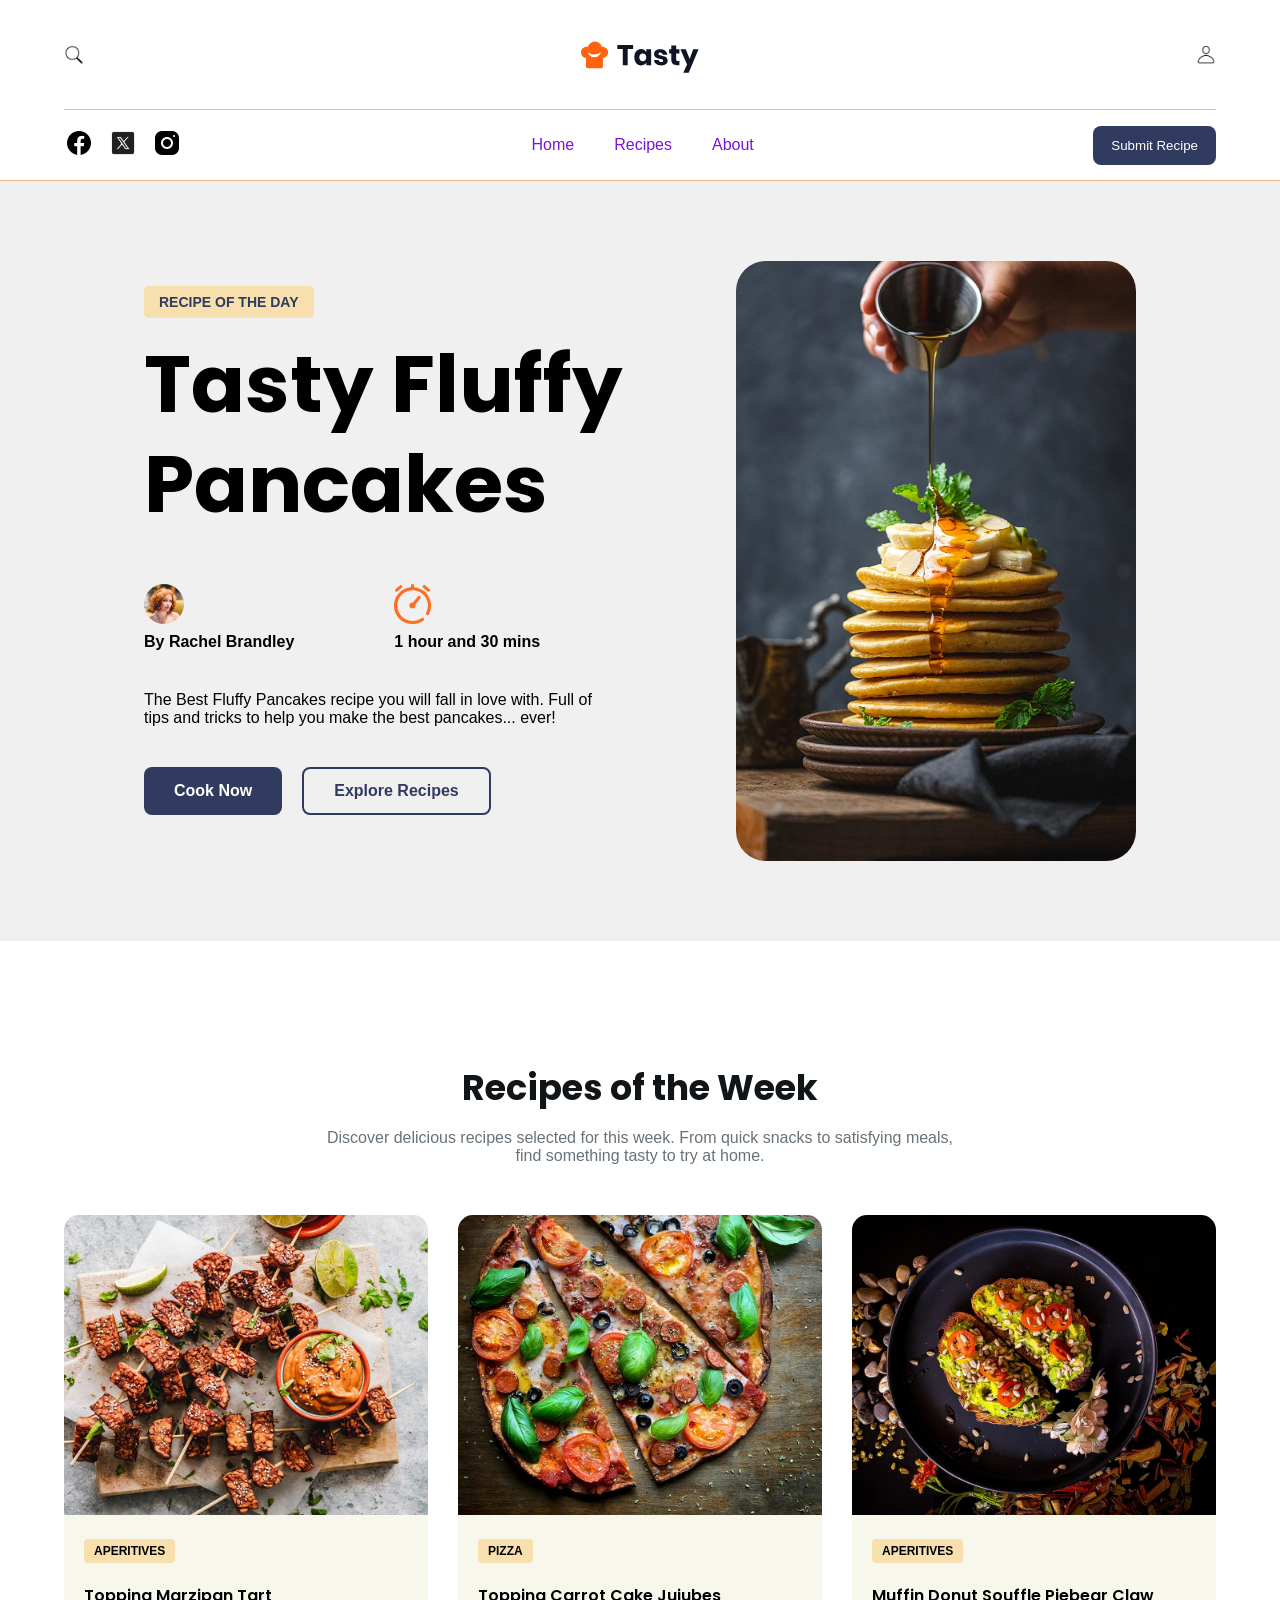
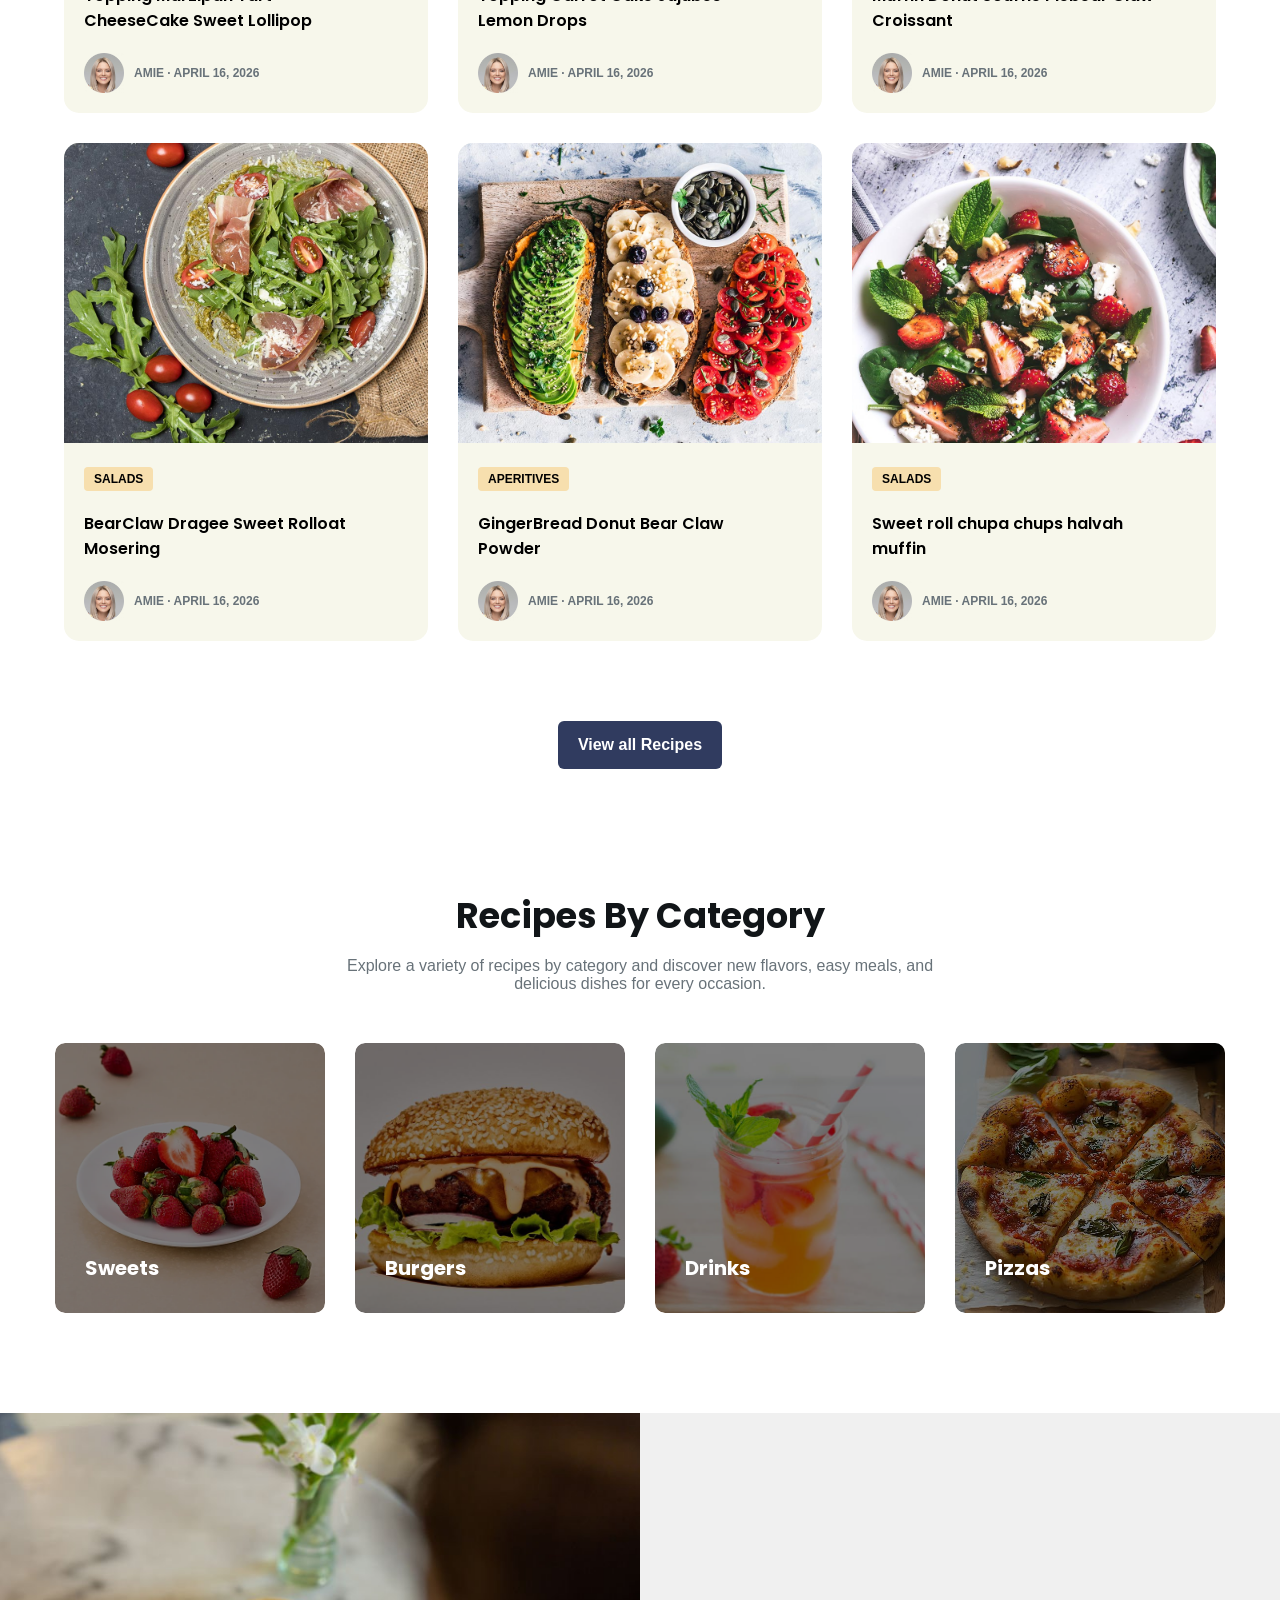
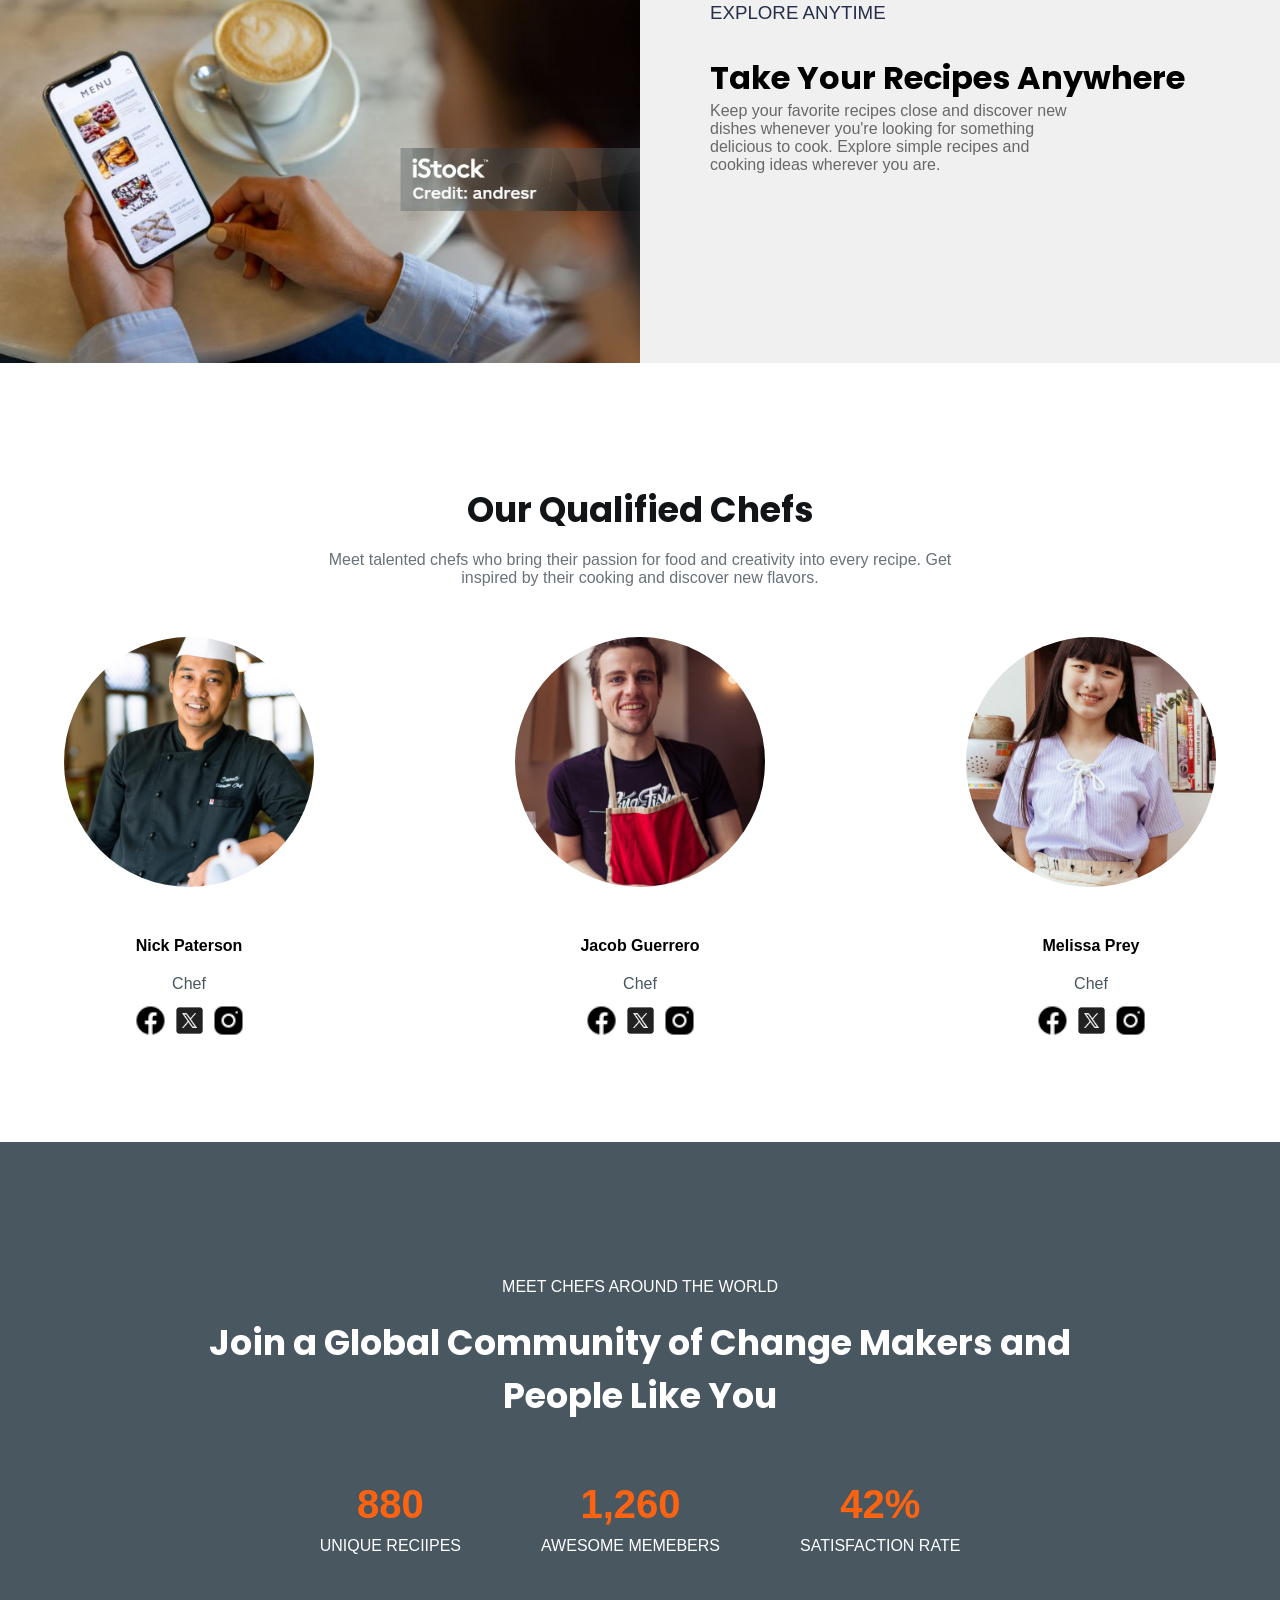
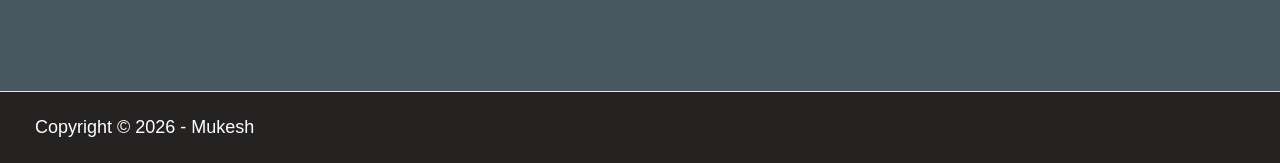
<file: index.html>
<!DOCTYPE html>
<html lang="en">

<head>
    <meta charset="UTF-8">
    <meta name="viewport" content="width=device-width, initial-scale=1.0">
    <title>Tasty</title>
    <link rel="stylesheet" href="style.css">
    <link
        href="https://fonts.googleapis.com/css2?family=Big+Shoulders:opsz,wght@10..72,100..900&family=Epunda+Slab:ital,wght@0,300..900;1,300..900&family=Figtree:ital,wght@0,300..900;1,300..900&family=Fraunces:ital,opsz,wght@0,9..144,100..900;1,9..144,100..900&family=Hanken+Grotesk:ital,wght@0,100..900;1,100..900&family=Inter:ital,opsz,wght@0,14..32,100..900;1,14..32,100..900&family=Lexend+Deca:wght@100..900&family=Miniver&family=Montserrat:ital,wght@0,100..900;1,100..900&family=Outfit:wght@100..900&family=Poppins:ital,wght@0,400;0,500;0,600;0,700;1,400&family=Roboto:ital,wght@0,100..900;1,100..900&display=swap"
        rel="stylesheet">
</head>

<body>
    <header class="heading" id="intro">
        <div class="title">
            <img src="images/icons8-search-50.png" class="search" alt="">
            <img src="images/logo.svg" style="height: 40px;" alt="">
            <img src="images/icons8-person-48.png" class="person" alt="">

            <div class="hamburger">
                <span></span>
                <span></span>
                <span></span>
            </div>
        </div>
    </header>

    <nav class="nav">

        <div class="nav-heading">
            <div class="navbar">
                <img src="images/icons8-facebook-30.png" alt="" class="app">
                <img src="images/icons8-twitter-48.png" alt="" class="app">
                <img src="images/icons8-insta-30.png" alt="" class="app">
            </div>
            <div class="list">
                <div class="close-btn">&times;</div>

                <div class="overlay-brand">
                    <img src="images/logo.svg" alt="">
                    <p>The Best Fluffy Pencakes recipe you will fall in love with...</p>
                </div>

                <ul>
                    <a href="#index.html">
                        <li>Home</li>
                    </a>
                    <a href="recipe.html">
                        <li>Recipes</li>
                    </a>
                    <a href="about.html">
                        <li>About</li>
                    </a>
                </ul>
                <div class="overlay-social">
                    <img src="images/icons8-facebook-30.png" alt="">
                    <img src="images/icons8-twitter-48.png" alt="">
                    <img src="images/icons8-insta-30.png" alt="">
                </div>
            </div>
            <div class="button">
                <button class="submit-recipe-btn">Submit Recipe</button>
            </div>
        </div>
    </nav>

    <main class="hero">

        <div class="main">
            <div class="text-container">

                <span class="recipe-day">RECIPE OF THE DAY</span>
                <h1>Tasty Fluffy Pancakes</h1>

                <div class="made-by">
                    <div class="author-container">
                        <img src="images/author.png" class="author" style="height: 40px;" alt="">
                        <p>By Rachel Brandley</p>
                    </div>

                    <div class="timer-container">
                        <img src="images/timer.svg" class="timer" style="height: 40px;" alt="">
                        <p>1 hour and 30 mins</p>
                    </div>
                </div>

                <p class="description">The Best Fluffy Pancakes recipe you will fall in love with. Full of tips and
                    tricks to help you make the best pancakes... ever!</p>

                <div class="buttons">
                    <a href="recipe.html"><button class="cook-now">Cook Now</button></a>
                    <a href="recipe.html"><button class="explore-recipes">Explore Recipes</button></a>
                </div>

            </div>

            <div class="image-container">
                <div class="pancake-img">
                    <img src="images/pancake.jpeg" class="pancake" alt="">
                </div>
            </div>
        </div>
    </main>

    <main class="food-gallery">
        <div class="heading-gallery">
            <h1>Recipes of the Week</h1>
            <p>Discover delicious recipes selected for this week. From quick snacks to satisfying meals, find something tasty to try at home.</p>
        </div>

        <div class="grid">
            <div class="grid-gallery">

                <div class="card">
                    <img class="food" src="images/lolipop.jpg" alt="">
                    <a href=""><button class="item">APERITIVES</button></a>
                    <h3>Topping Marzipan Tart CheeseCake Sweet Lollipop</h3>
                    <div class="chef-info">
                        <img class="chef" src="images/amie.png" alt="">
                        <span>AMIE · APRIL 16, 2026</span>
                    </div>
                </div>

                <div class="card">
                    <img class="food" src="images/pizza.jpg" alt="">
                    <a href=""><button class="item">PIZZA</button></a>
                    <h3>Topping Carrot Cake Jujubes Lemon Drops</h3>
                    <div class="chef-info">
                        <img class="chef" src="images/amie.png" alt="">
                        <span>AMIE · APRIL 16, 2026</span>
                    </div>
                </div>

                <div class="card">
                    <img class="food" src="images/donut.jpg" alt="">
                    <a href=""><button class="item">APERITIVES</button></a>
                    <h3>Muffin Donut Souffle Piebear Claw Croissant</h3>
                    <div class="chef-info">
                        <img class="chef" src="images/amie.png" alt="">
                        <span>AMIE · APRIL 16, 2026</span>
                    </div>
                </div>

                <div class="card">
                    <img class="food" src="images/salad.jpg" alt="">
                    <a href=""><button class="item">SALADS</button></a>
                    <h3>BearClaw Dragee Sweet Rolloat Mosering</h3>
                    <div class="chef-info">
                        <img class="chef" src="images/amie.png" alt="">
                        <span>AMIE · APRIL 16, 2026</span>
                    </div>
                </div>

                <div class="card">
                    <img class="food" src="images/bread.jpg" alt="">
                    <a href=""><button class="item">APERITIVES</button></a>
                    <h3>GingerBread Donut Bear Claw Powder</h3>
                    <div class="chef-info">
                        <img class="chef" src="images/amie.png" alt="">
                        <span>AMIE · APRIL 16, 2026</span>
                    </div>
                </div>

                <div class="card">
                    <img class="food" src="images/salad2.jpg" alt="">
                    <a href=""><button class="item">SALADS</button></a>
                    <h3>Sweet roll chupa chups halvah muffin</h3>
                    <div class="chef-info">
                        <img class="chef" src="images/amie.png" alt="">
                        <span>AMIE · APRIL 16, 2026</span>
                    </div>
                </div>

            </div>
        </div>

        <a href="recipe.html"><button class="view-recipes">View all Recipes</button></a>
    </main>

    <main class="food-category">
        <div class="heading-gallery">
            <h1>Recipes By Category</h1>
            <p>Explore a variety of recipes by category and discover new flavors, easy meals, and delicious dishes for every occasion.</p>
        </div>

        <div class="flex-category">
            <div class="category-card">
                <img class="food" src="images/strawberry.webp" alt="">
                <div class="overlay"></div>
                <h2>Sweets</h2>
            </div>
            <div class="category-card">
                <img class="food" src="images/burger.jpg" alt="">
                <div class="overlay"></div>
                <h2>Burgers</h2>
            </div>
            <div class="category-card">
                <img class="food" src="images/drink.jpg" alt="">
                <div class="overlay"></div>
                <h2>Drinks</h2>
            </div>
            <div class="category-card">
                <img class="food" src="images/margherita.jpg" alt="">
                <div class="overlay"></div>
                <h2>Pizzas</h2>
            </div>
        </div>
    </main>

    <main class="app-container" id="appFeature">
        <div class="image">
            <img src="images/istockphoto-1445890778-1024x1024.jpg" alt="" class="phone">
        </div>

        <div class="content">
            <h3>EXPLORE ANYTIME</h3>
            <h1>Take Your Recipes Anywhere</h1>
            <p>Keep your favorite recipes close and discover new dishes whenever you're looking for something delicious to cook. Explore simple recipes and cooking ideas wherever you are.</p>
        </div>
    </main>

    <main id="chef" class="our-chef-section">
        <div class="heading-gallery">
            <h1>Our Qualified Chefs</h1>
            <p>Meet talented chefs who bring their passion for food and creativity into every recipe. Get inspired by their cooking and discover new flavors.</p>
        </div>

        <div class="staff">
            <div class="our-chef">
                <img class="chefs" src="images/chef 1.jpg" alt="">
                <h3>Nick Paterson</h3>
                <span>Chef</span>
                <div class="social-media">
                    <img src="images/icons8-facebook-30.png" alt="">
                    <img src="images/icons8-twitter-48.png" alt="">
                    <img src="images/icons8-insta-30.png" alt="">
                </div>
            </div>

            <div class="our-chef">
                <img class="chefs" src="images/chef 2.jpg" alt="">
                <h3>Jacob Guerrero</h3>
                <span>Chef</span>
                <div class="social-media">
                    <img src="images/icons8-facebook-30.png" alt="">
                    <img src="images/icons8-twitter-48.png" alt="">
                    <img src="images/icons8-insta-30.png" alt="">
                </div>
            </div>

            <div class="our-chef">
                <img class="chefs" src="images/chef 3.jpg" alt="">
                <h3>Melissa Prey</h3>
                <span>Chef</span>
                <div class="social-media">
                    <img src="images/icons8-facebook-30.png" alt="">
                    <img src="images/icons8-twitter-48.png" alt="">
                    <img src="images/icons8-insta-30.png" alt="">
                </div>
            </div>
        </div>
    </main>

    <main class="community-section">
        <div class="chef-community">
            <span>MEET CHEFS AROUND THE WORLD</span>
            <h2>Join a Global Community of Change Makers and People Like You</h2>
        </div>

        <div class="count-chef">

            <div class="numbers">
                <p>2,000</p>
                <span>UNIQUE RECIIPES</span>
            </div>
            <div class="numbers">
                <p>3,000</p>
                <span>AWESOME MEMEBERS</span>
            </div>
            <div class="numbers">
                <p>100%</p>
                <span>SATISFACTION RATE</span>
            </div>

        </div>
    </main>

    <div class="copyright">
        <p>Copyright &copy; 2026 - Mukesh</p>
    </div>

    <script src="script.js"></script>
</body>

</html>
</file>
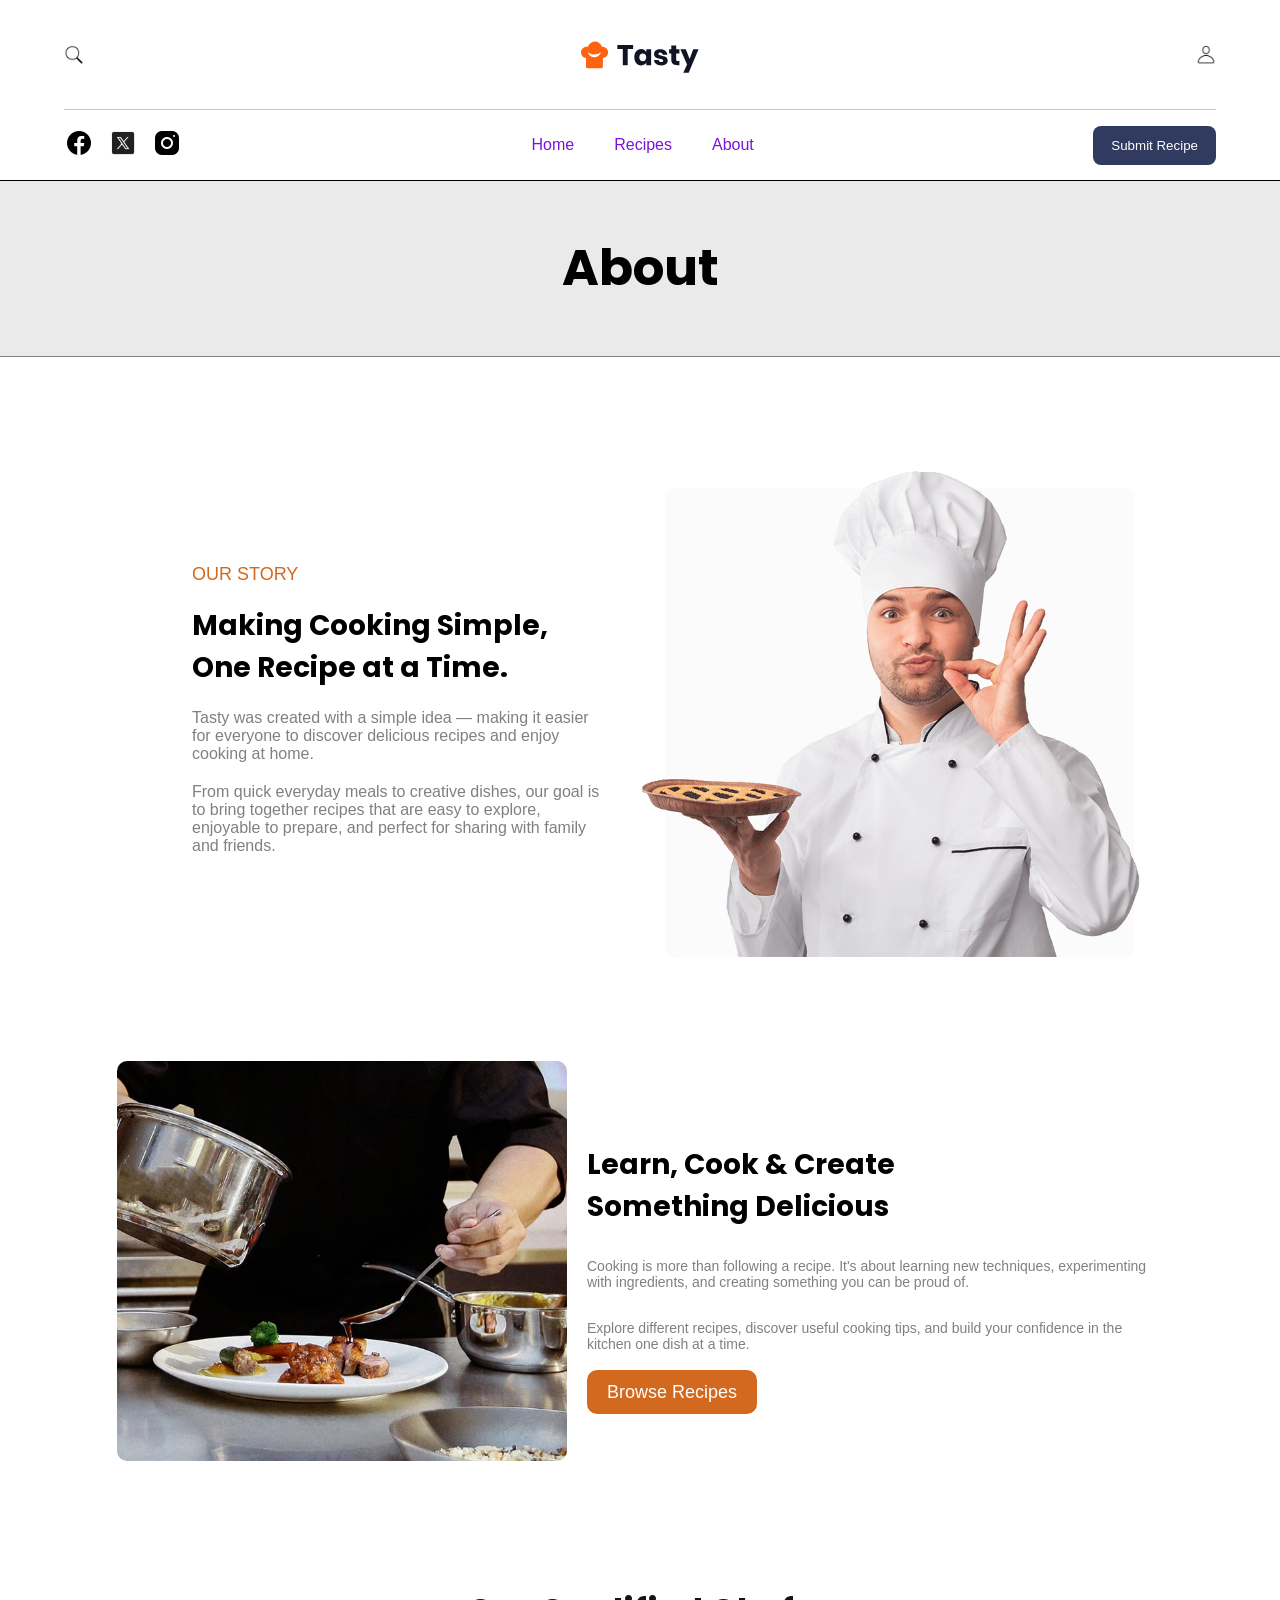
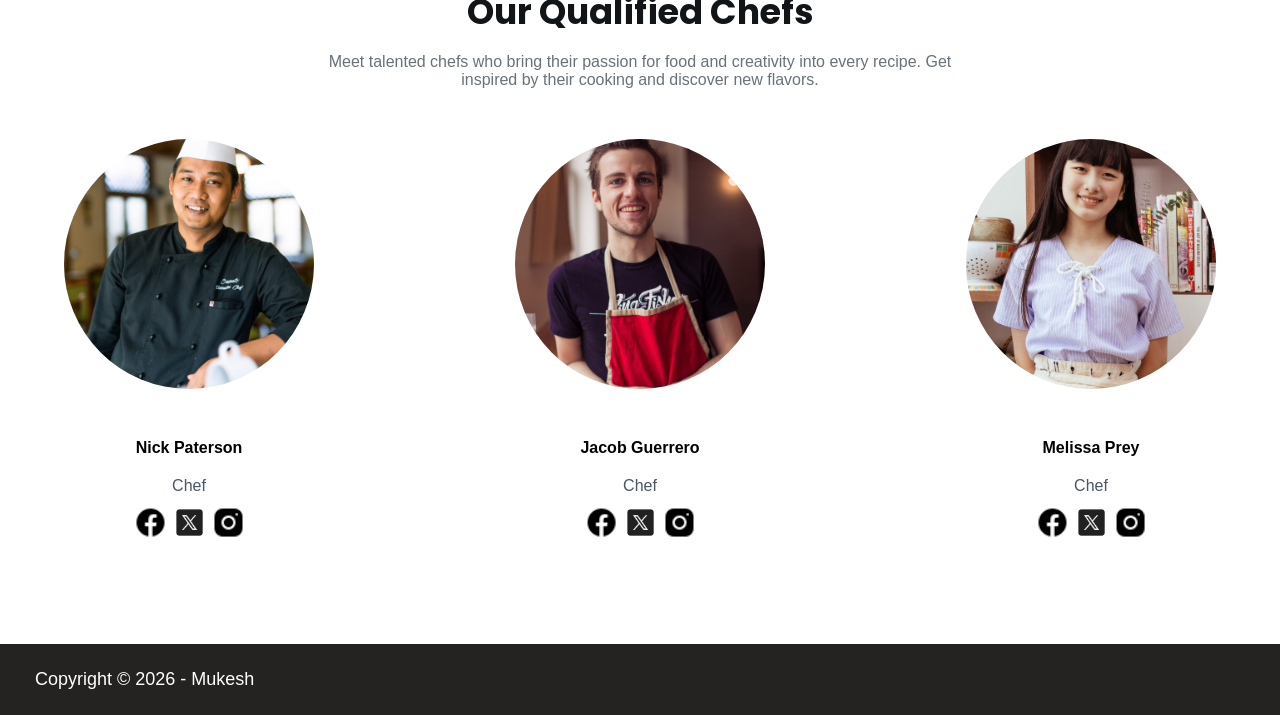
<file: about.html>
<!DOCTYPE html>
<html lang="en">

<head>
    <meta charset="UTF-8">
    <meta name="viewport" content="width=device-width, initial-scale=1.0">
    <title>ABOUT US</title>
    <link
        href="https://fonts.googleapis.com/css2?family=Big+Shoulders:opsz,wght@10..72,100..900&family=Epunda+Slab:ital,wght@0,300..900;1,300..900&family=Figtree:ital,wght@0,300..900;1,300..900&family=Fraunces:ital,opsz,wght@0,9..144,100..900;1,9..144,100..900&family=Hanken+Grotesk:ital,wght@0,100..900;1,100..900&family=Inter:ital,opsz,wght@0,14..32,100..900;1,14..32,100..900&family=Lexend+Deca:wght@100..900&family=Miniver&family=Montserrat:ital,wght@0,100..900;1,100..900&family=Outfit:wght@100..900&family=Poppins:ital,wght@0,400;0,500;0,600;0,700;1,400&family=Roboto:ital,wght@0,100..900;1,100..900&display=swap"
        rel="stylesheet">
    <link rel="stylesheet" href="style.css">
    <link rel="stylesheet" href="about.css">
</head>

<body>
    <header class="heading">
        <div class="title">
            <img src="images/icons8-search-50.png" class="search" alt="">
            <img src="images/logo.svg" style="height: 40px;" alt="">
            <img src="images/icons8-person-48.png" class="person" alt="">

            <div class="hamburger">
                <span></span>
                <span></span>
                <span></span>
            </div>
        </div>
    </header>

    <nav class="nav">

        <div class="nav-heading">
            <div class="navbar">
                <img src="images/icons8-facebook-30.png" alt="" class="app">
                <img src="images/icons8-twitter-48.png" alt="" class="app">
                <img src="images/icons8-insta-30.png" alt="" class="app">
            </div>
            <div class="list">
                <div class="close-btn">&times;</div>

                <div class="overlay-brand">
                    <img src="images/logo.svg" alt="">
                    <p>The Best Fluffy Pencakes recipe you will fall in love with...</p>
                </div>

                <ul>
                    <a href="index.html">
                        <li>Home</li>
                    </a>
                    <a href="recipe.html">
                        <li>Recipes</li>
                    </a>
                    <a href="about.html">
                        <li>About</li>
                    </a>
                </ul>
                <div class="overlay-social">
                    <img src="images/icons8-facebook-30.png" alt="">
                    <img src="images/icons8-twitter-48.png" alt="">
                    <img src="images/icons8-insta-30.png" alt="">
                </div>
            </div>
            <div class="button">
                <button class="submit-recipe-btn">Submit Recipe</button>
            </div>
        </div>
    </nav>

    <div class="heading2">
        <h1>About</h1>
    </div>

    <main class="container-one">
        <div class="flex-one">
            <div class="left-section">
                <span>OUR STORY</span>
                <h2>Making Cooking Simple, One Recipe at a Time.</h2>
                <p>Tasty was created with a simple idea — making it easier for everyone to discover delicious recipes and enjoy cooking at home.</p>
                <p>From quick everyday meals to creative dishes, our goal is to bring together recipes that are easy to explore, enjoyable to prepare, and perfect for sharing with family and friends.</p>
            </div>
            <div class="right-section">
                <div class="chef-image">
                    <img src="images/chef-big.png" alt="">
                </div>
            </div>
        </div>
    </main>

    <main class="container-two">
        <div class="flex-two">
            <div class="left-section">
                <div class="chef-video">
                    <img src="images/video-cover@2x.jpg" alt="">
                </div>
            </div>
            <div class="right-section">
                <h2>Learn, Cook & Create Something Delicious</h2>
                <p>Cooking is more than following a recipe. It's about learning new techniques, experimenting with ingredients, and creating something you can be proud of.</p>
                <p>Explore different recipes, discover useful cooking tips, and build your confidence in the kitchen one dish at a time.</p>
                <span>Browse Recipes</span>
            </div>
        </div>
    </main>

     <main id="chef" class="our-chef-section">
        <div class="heading-gallery">
            <h1>Our Qualified Chefs</h1>
            <p>Meet talented chefs who bring their passion for food and creativity into every recipe. Get inspired by their cooking and discover new flavors.</p>
        </div>

        <div class="staff">
            <div class="our-chef">
                <img class="chefs" src="images/chef 1.jpg" alt="">
                <h3>Nick Paterson</h3>
                <span>Chef</span>
                <div class="social-media">
                    <img src="images/icons8-facebook-30.png" alt="">
                    <img src="images/icons8-twitter-48.png" alt="">
                    <img src="images/icons8-insta-30.png" alt="">
                </div>
            </div>

            <div class="our-chef">
                <img class="chefs" src="images/chef 2.jpg" alt="">
                <h3>Jacob Guerrero</h3>
                <span>Chef</span>
                <div class="social-media">
                    <img src="images/icons8-facebook-30.png" alt="">
                    <img src="images/icons8-twitter-48.png" alt="">
                    <img src="images/icons8-insta-30.png" alt="">
                </div>
            </div>

            <div class="our-chef">
                <img class="chefs" src="images/chef 3.jpg" alt="">
                <h3>Melissa Prey</h3>
                <span>Chef</span>
                <div class="social-media">
                    <img src="images/icons8-facebook-30.png" alt="">
                    <img src="images/icons8-twitter-48.png" alt="">
                    <img src="images/icons8-insta-30.png" alt="">
                </div>
            </div>
        </div>
    </main>

    <div class="copyright">
        <p>Copyright &copy; 2026 - Mukesh</p>
    </div>

    <script>
        const scrollDown = document.querySelector('.nav');

        window.addEventListener('scroll', () => {
            if (scrollY >= 110) {
                scrollDown.classList.add('scrolled');
            } else {
                scrollDown.classList.remove('scrolled');
            }
        });

        const hamburger = document.querySelector('.hamburger');
        const list = document.querySelector('.list');
        const closeBtn = document.querySelector('.close-btn');

        hamburger.addEventListener('click', () => {
            list.classList.add('show');
            document.body.style.overflow = 'hidden';
        })

        closeBtn.addEventListener('click', () => {
            list.classList.remove('show');
            document.body.style.overflow = 'auto';
        })
    </script>
</body>

</html>
</file>
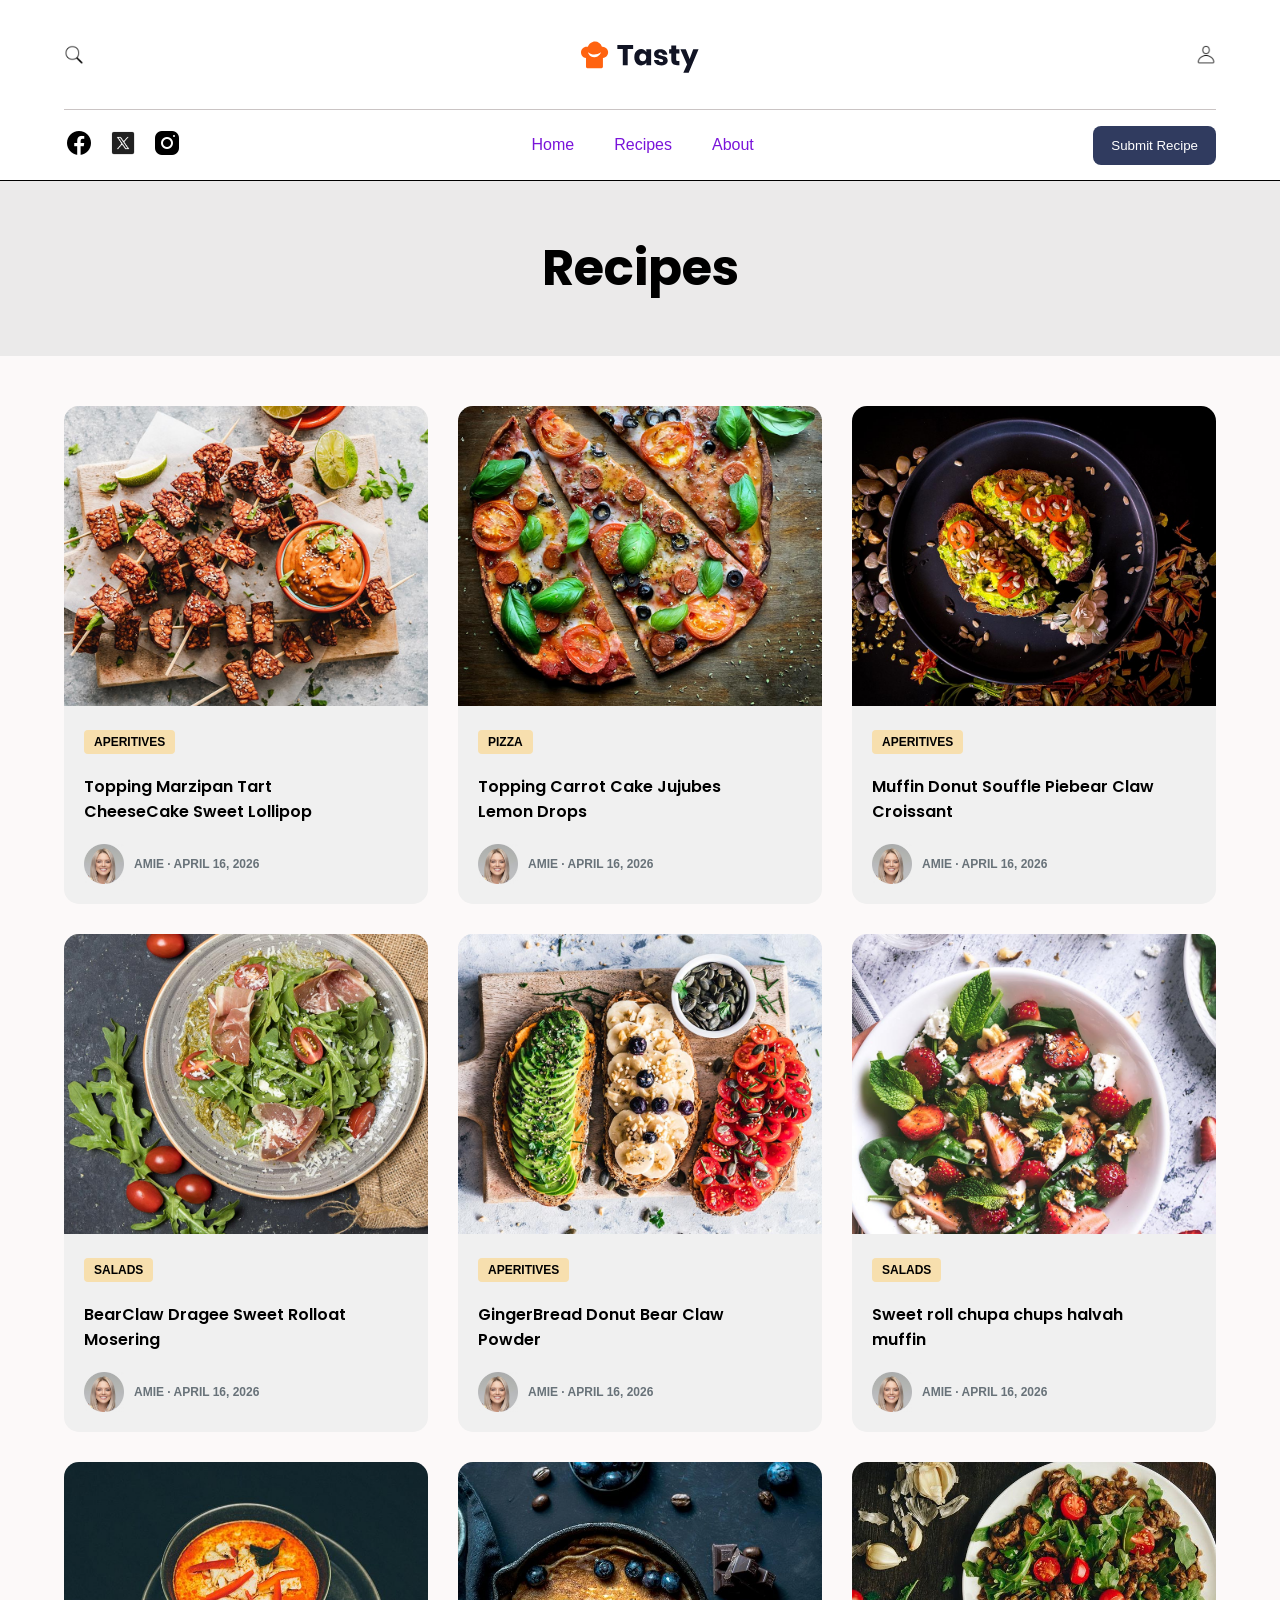
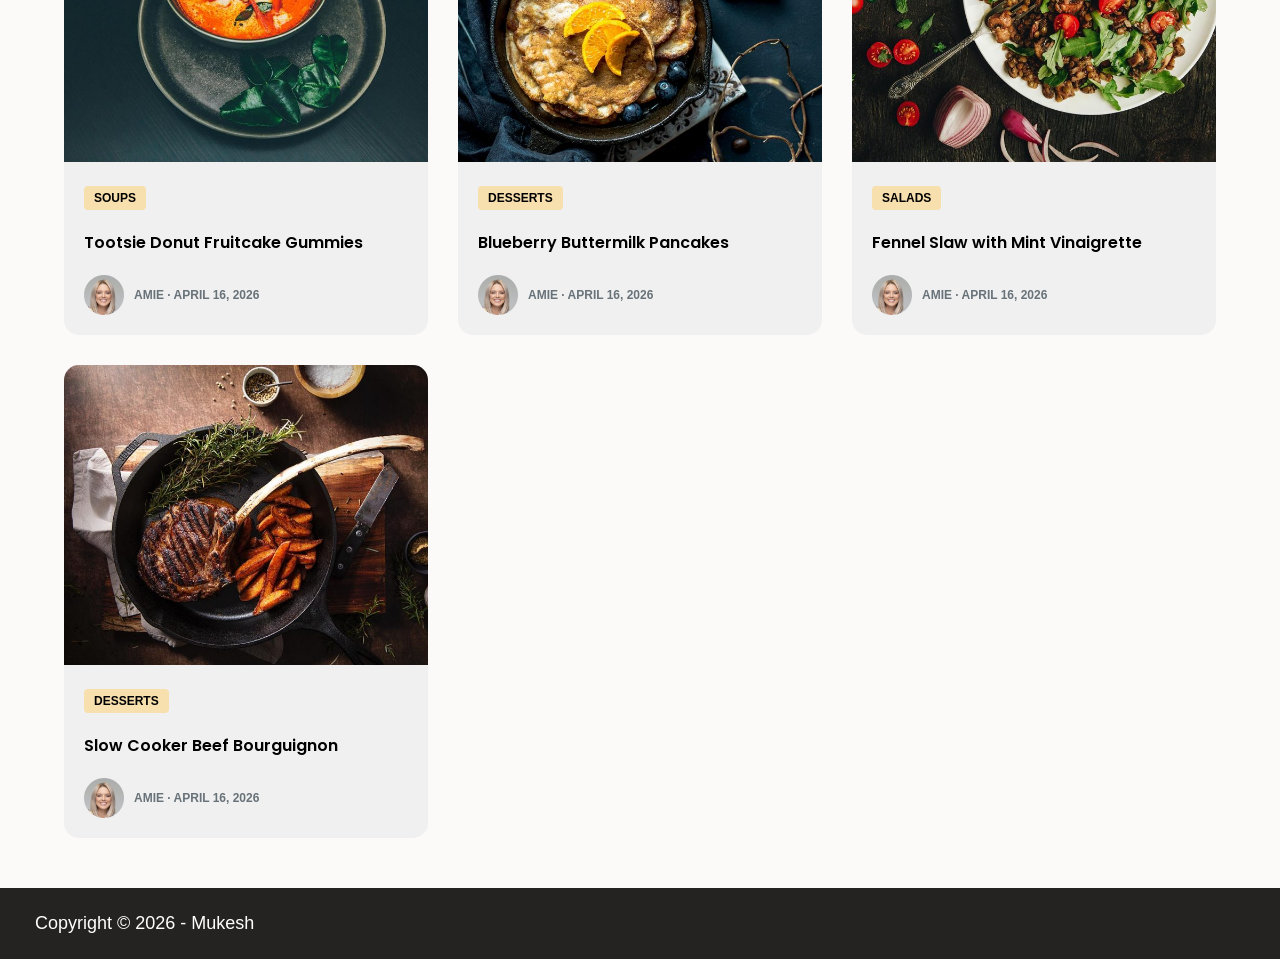
<file: recipe.html>
<!DOCTYPE html>
<html lang="en">

<head>
    <meta charset="UTF-8">
    <meta name="viewport" content="width=device-width, initial-scale=1.0">
    <title>RECIPES</title>
    <link
        href="https://fonts.googleapis.com/css2?family=Big+Shoulders:opsz,wght@10..72,100..900&family=Epunda+Slab:ital,wght@0,300..900;1,300..900&family=Figtree:ital,wght@0,300..900;1,300..900&family=Fraunces:ital,opsz,wght@0,9..144,100..900;1,9..144,100..900&family=Hanken+Grotesk:ital,wght@0,100..900;1,100..900&family=Inter:ital,opsz,wght@0,14..32,100..900;1,14..32,100..900&family=Lexend+Deca:wght@100..900&family=Miniver&family=Montserrat:ital,wght@0,100..900;1,100..900&family=Outfit:wght@100..900&family=Poppins:ital,wght@0,400;0,500;0,600;0,700;1,400&family=Roboto:ital,wght@0,100..900;1,100..900&display=swap"
        rel="stylesheet">
    <link rel="stylesheet" href="style.css">
    <link rel="stylesheet" href="recipe.css">
</head>

<body>
    <header class="heading">
        <div class="title">
            <img src="images/icons8-search-50.png" class="search" alt="">
            <img src="images/logo.svg" style="height: 40px;" alt="">
            <img src="images/icons8-person-48.png" class="person" alt="">

            <div class="hamburger">
                <span></span>
                <span></span>
                <span></span>
            </div>
        </div>
    </header>

    <nav class="nav">

        <div class="nav-heading">
            <div class="navbar">
                <img src="images/icons8-facebook-30.png" alt="" class="app">
                <img src="images/icons8-twitter-48.png" alt="" class="app">
                <img src="images/icons8-insta-30.png" alt="" class="app">
            </div>
            <div class="list">
                <div class="close-btn">&times;</div>

                <div class="overlay-brand">
                    <img src="images/logo.svg" alt="">
                    <p>The Best Fluffy Pencakes recipe you will fall in love with...</p>
                </div>

                <ul>
                    <a href="index.html">
                        <li>Home</li>
                    </a>
                    <a href="recipe.html">
                        <li>Recipes</li>
                    </a>
                    <a href="about.html">
                        <li>About</li>
                    </a>
                </ul>
                <div class="overlay-social">
                    <img src="images/icons8-facebook-30.png" alt="">
                    <img src="images/icons8-twitter-48.png" alt="">
                    <img src="images/icons8-insta-30.png" alt="">
                </div>
            </div>
            <div class="button">
                <button class="submit-recipe-btn">Submit Recipe</button>
            </div>
        </div>
    </nav>

    <div class="heading2">
        <h1>Recipes</h1>
    </div>

    <main class="food-gallery">

        <div class="grid">
            <div class="grid-gallery">

                <div class="card">
                    <img class="food" src="images/lolipop.jpg" alt="">
                    <a href=""><button class="item">APERITIVES</button></a>
                    <h3>Topping Marzipan Tart CheeseCake Sweet Lollipop</h3>
                    <div class="chef-info">
                        <img class="chef" src="images/amie.png" alt="">
                        <span>AMIE · APRIL 16, 2026</span>
                    </div>
                </div>

                <div class="card">
                    <img class="food" src="images/pizza.jpg" alt="">
                    <a href=""><button class="item">PIZZA</button></a>
                    <h3>Topping Carrot Cake Jujubes Lemon Drops</h3>
                    <div class="chef-info">
                        <img class="chef" src="images/amie.png" alt="">
                        <span>AMIE · APRIL 16, 2026</span>
                    </div>
                </div>

                <div class="card">
                    <img class="food" src="images/donut.jpg" alt="">
                    <a href=""><button class="item">APERITIVES</button></a>
                    <h3>Muffin Donut Souffle Piebear Claw Croissant</h3>
                    <div class="chef-info">
                        <img class="chef" src="images/amie.png" alt="">
                        <span>AMIE · APRIL 16, 2026</span>
                    </div>
                </div>

                <div class="card">
                    <img class="food" src="images/salad.jpg" alt="">
                    <a href=""><button class="item">SALADS</button></a>
                    <h3>BearClaw Dragee Sweet Rolloat Mosering</h3>
                    <div class="chef-info">
                        <img class="chef" src="images/amie.png" alt="">
                        <span>AMIE · APRIL 16, 2026</span>
                    </div>
                </div>

                <div class="card">
                    <img class="food" src="images/bread.jpg" alt="">
                    <a href=""><button class="item">APERITIVES</button></a>
                    <h3>GingerBread Donut Bear Claw Powder</h3>
                    <div class="chef-info">
                        <img class="chef" src="images/amie.png" alt="">
                        <span>AMIE · APRIL 16, 2026</span>
                    </div>
                </div>

                <div class="card">
                    <img class="food" src="images/salad2.jpg" alt="">
                    <a href=""><button class="item">SALADS</button></a>
                    <h3>Sweet roll chupa chups halvah muffin</h3>
                    <div class="chef-info">
                        <img class="chef" src="images/amie.png" alt="">
                        <span>AMIE · APRIL 16, 2026</span>
                    </div>
                </div>

                <div class="card">
                    <img class="food" src="images/soup.jpg" alt="">
                    <a href=""><button class="item">SOUPS</button></a>
                    <h3>Tootsie Donut Fruitcake Gummies</h3>
                    <div class="chef-info">
                        <img class="chef" src="images/amie.png" alt="">
                        <span>AMIE · APRIL 16, 2026</span>
                    </div>
                </div>

                <div class="card">
                    <img class="food" src="images/blueberry.jpeg" alt="">
                    <a href=""><button class="item">DESSERTS</button></a>
                    <h3>Blueberry Buttermilk Pancakes</h3>
                    <div class="chef-info">
                        <img class="chef" src="images/amie.png" alt="">
                        <span>AMIE · APRIL 16, 2026</span>
                    </div>
                </div>

                <div class="card">
                    <img class="food" src="images/fennel.jpg" alt="">
                    <a href=""><button class="item">SALADS</button></a>
                    <h3>Fennel Slaw with Mint Vinaigrette</h3>
                    <div class="chef-info">
                        <img class="chef" src="images/amie.png" alt="">
                        <span>AMIE · APRIL 16, 2026</span>
                    </div>
                </div>

                <div class="card">
                    <img class="food" src="images/beef.jpg" alt="">
                    <a href=""><button class="item">DESSERTS</button></a>
                    <h3>Slow Cooker Beef Bourguignon</h3>
                    <div class="chef-info">
                        <img class="chef" src="images/amie.png" alt="">
                        <span>AMIE · APRIL 16, 2026</span>
                    </div>
                </div>

            </div>
        </div>


    </main>

    <div class="copyright">
        <p>Copyright &copy; 2026 - Mukesh</p>
    </div>

    <script>
        const scrollDown = document.querySelector('.nav');

        window.addEventListener('scroll', () => {
            if (scrollY >= 110) {
                scrollDown.classList.add('scrolled');
            } else {
                scrollDown.classList.remove('scrolled');
            }
        });

        const hamburger = document.querySelector('.hamburger');
        const list = document.querySelector('.list');
        const closeBtn = document.querySelector('.close-btn');

        hamburger.addEventListener('click', () => {
            list.classList.add('show');
            document.body.style.overflow = 'hidden';
        })

        closeBtn.addEventListener('click', () => {
            list.classList.remove('show');
            document.body.style.overflow = 'auto';
        })
    </script>
</body>

</html>
</file>
<file: style.css>
* {
    padding: 0;
    margin: 0;
    box-sizing: border-box;
}

:root {
    --bgColors: #f8eacc;
    --buttons: #303b5f;
    --border: rgb(202, 196, 196);
    --secondary-color: #495761;
}

html {
    scroll-behavior: smooth;
}

body {
    width: 100%;
    position: relative;
}

.title {
    display: flex;
    justify-content: space-between;
    height: 110px;
    width: 70%;
    margin: 0 auto;
    align-items: center;
    border-bottom: 1px solid var(--border);
}

.title .search,
.person {
    width: 20px;
    height: 20px;
    cursor: pointer;
}

.navbar .app {
    width: 30px;
    height: 30px;
}

nav {
    position: sticky;
    top: 0;
    z-index: 1;
    transition: background-color 0.2s ease-in;
}

.hamburger {
    display: none;
    flex-direction: column;
    gap: 5px;
    cursor: pointer;
}

.hamburger span {
    width: 25px;
    height: 3px;
    background-color: black;
    border: 2px;
}

.scrolled {
    background-color: var(--bgColors);
}

.nav-heading {
    display: flex;
    justify-content: space-between;
    width: 70%;
    margin: 0 auto;
    height: 70px;
    align-items: center;
}

.nav-heading .app {
    margin-right: 10px;
    cursor: pointer;
}

.overlay-brand,
.overlay-social {
    display: none;
}

.close-btn {
    position: absolute;
    top: 20px;
    right: 20px;
    font-size: 30px;
    cursor: pointer;
    display: none;
}

a {
    text-decoration: none;
    color: rgb(122, 20, 218);
}

.nav-heading .list ul {
    display: flex;
    gap: 40px;
    list-style: none;
    font-family: 'Segoe UI', Tahoma, Geneva, Verdana, sans-serif;
    font-weight: 500;
    color: var(--secondary-color);
    cursor: pointer;
    text-decoration: none;
}

.nav-heading .list ul li:hover {
    color: rgb(122, 20, 218);
}

.submit-recipe-btn {
    background-color: var(--buttons);
    color: white;
    border: none;
    border-radius: 8px;
    padding: 12px 18px;
    transition: 0.3s;
    cursor: pointer;
}

.submit-recipe-btn:hover {
    background-color: #5b648f;
}

.hero {
    background-color: #f0f0f0;
    border-top: 1px solid rgb(241, 181, 138);
}

.main {
    display: flex;
    gap: 50px;
    justify-content: space-around;
    width: 70%;
    margin: 0 auto;
    padding: 80px;
}

.text-container {
    padding: 70px 0;
}

.recipe-day {
    font-family: 'Segoe UI', Tahoma, Geneva, Verdana, sans-serif;
    font-size: 14px;
    font-weight: 700;
    line-height: 23px;
    color: var(--buttons);
    padding: 8px 15px;
    background-color: #f7dfae;
    border: none;
    border-radius: 5px;
    transition: 0.3s;
}

.recipe-day:hover {
    background-color: #f5d184;
}

.text-container h1 {
    font-size: 80px;
    font-weight: 700;
    font-family: 'poppins';
    line-height: 100px;
    margin-top: 20px;
}

.made-by {
    display: flex;
    padding-top: 50px;
    gap: 100px;
}

.made-by p {
    font-family: 'Segoe UI', Tahoma, Geneva, Verdana, sans-serif;
    font-weight: 700;
    font-size: 16px;
    margin-top: 5px;
}

.description {
    font-family: 'Segoe UI', Tahoma, Geneva, Verdana, sans-serif;
    font-size: 16px;
    font-weight: 400;
    max-width: 85%;
    margin-top: 40px;
}

.buttons {
    margin-top: 40px;
    display: flex;
    gap: 20px;
}

.cook-now {
    background-color: var(--buttons);
    border: none;
    color: white;
    padding: 15px 30px;
    border-radius: 8px;
    font-size: 16px;
    font-family: 'Segoe UI', Tahoma, Geneva, Verdana, sans-serif;
    font-weight: 600;
    cursor: pointer;
}

.explore-recipes {
    border: 2px solid var(--buttons);
    color: var(--buttons);
    padding: 13px 30px;
    background: transparent;
    border-radius: 8px;
    font-size: 16px;
    font-family: 'Segoe UI', Tahoma, Geneva, Verdana, sans-serif;
    font-weight: 600;
    cursor: pointer;
}

.image-container {
    height: 650px;
}

.pancake-img img {
    height: 650px;
    border-radius: 30px;
    width: 520px;
    object-fit: cover;
}

.heading-gallery {
    display: flex;
    flex-direction: column;
    justify-content: center;
    text-align: center;
    max-width: 50%;
    margin: 120px auto 50px auto;
}

.heading-gallery h1 {
    font-family: 'Poppins';
    font-weight: 700;
    font-size: 35px;
    color: rgb(17, 21, 24);
    margin-bottom: 15px;
}

.heading-gallery p {
    font-size: 16px;
    color: rgb(104, 114, 121);
    font-family: 'Segoe UI', Tahoma, Geneva, Verdana, sans-serif;
    font-weight: 400;
}

.grid-gallery {
    display: grid;
    grid-template-columns: repeat(3, 1fr);
    width: 70%;
    margin: 0 auto;
    gap: 30px;
}

.card {
    background-color: rgb(247, 247, 235);
    border-radius: 15px;
}

.card .food {
    height: 300px;
    width: 100%;
    object-fit: cover;
    border-radius: 15px 15px 0 0;
}

.card .item {
    margin: 20px;
    font-family: 'Segoe UI', Tahoma, Geneva, Verdana, sans-serif;
    font-size: 12px;
    font-weight: 600;
    padding: 5px 10px;
    background-color: #f7dfae;
    border: none;
    border-radius: 4px;
    cursor: pointer;
    transition: 0.3s;
    cursor: pointer;
}

.card .item:hover {
    background-color: #f1d493;
}

.card h3 {
    max-width: 70%;
    font-family: 'Poppins';
    font-weight: 600;
    font-size: 20px;
    margin-left: 20px;
}

.chef-info {
    display: flex;
    align-items: center;
}

.chef-info .chef {
    height: 40px;
    margin: 20px 10px 20px 20px;
}

.chef-info span {
    font-family: 'Segoe UI', Tahoma, Geneva, Verdana, sans-serif;
    font-weight: 600;
    font-size: 12px;
    color: rgb(104, 114, 121);
}

.view-recipes {
    display: flex;
    padding: 15px 20px;
    font-size: 16px;
    background-color: var(--buttons);
    color: white;
    border-radius: 6px;
    margin: 80px auto;
    border: none;
    font-family: 'Segoe UI', Tahoma, Geneva, Verdana, sans-serif;
    font-weight: 600;
    cursor: pointer;
}

.flex-category {
    display: flex;
    justify-content: center;
    max-width: 70%;
    align-items: center;
    margin: 50px auto;
    gap: 30px;
    flex-wrap: wrap;
    margin-bottom: 100px;
}

.category-card {
    width: 300px;
    height: 300px;
    overflow: hidden;
    position: relative;
    border-radius: 10px;
}

.category-card:hover .food {
    transform: scale(1.15);
    border-radius: 10px;
}

.category-card:hover .overlay {
    opacity: 0.7;
}

.category-card .overlay {
    position: absolute;
    top: 0;
    left: 0;
    right: 0;
    bottom: 0;
    background-color: black;
    border-radius: 10px;
    opacity: 0.5;
    height: 100%;
    transition: 0.3s;
}

.category-card .food {
    height: 100%;
    object-fit: cover;
    transition: 0.3s;
    border-radius: 10px;
}

.category-card h2 {
    position: absolute;
    left: 30px;
    bottom: 30px;
    font-family: 'Poppins';
    font-size: 20px;
    font-weight: 700;
    color: rgb(255, 255, 255);
}

.app-container {
    display: flex;
}

.app-container .image {
    width: 50%;
    height: 550px;
}

.app-container .phone {
    width: 100%;
    height: 100%;
    object-fit: cover;
}

.app-container .content {
    width: 50%;
    background-color: #f0f0f0;
    display: flex;
    flex-direction: column;
    justify-content: center;
    padding: 0 70px;
}

.app-container .content h3 {
    font-family: 'Segoe UI', Tahoma, Geneva, Verdana, sans-serif;
    font-weight: 500;
    color: #262e49;
}

.app-container .content h1 {
    font-family: 'Poppins';
    font-weight: 700;
    margin-top: 30px;
}

.app-container .content p {
    max-width: 75%;
    font-family: 'Segoe UI', Tahoma, Geneva, Verdana, sans-serif;
    font-size: 16px;
    color: rgb(105, 104, 104);
}

.staff {
    display: flex;
    width: 70%;
    margin: 30px auto;
    justify-content: space-around;
}

.our-chef-section {
    margin-bottom: 100px;
}

.our-chef {
    display: flex;
    flex-direction: column;
    align-items: center;
}

.our-chef .chefs {
    height: 250px;
    width: 250px;
    object-fit: cover;
    border-radius: 50%;
}

.our-chef h3 {
    font-family: 'Segoe UI', Tahoma, Geneva, Verdana, sans-serif;
    font-weight: 700;
    font-size: 16px;
    margin-top: 50px;
}

.our-chef span {
    font-family: 'Segoe UI', Tahoma, Geneva, Verdana, sans-serif;
    font-weight: 500;
    color: #495761;
    margin-top: 20px;
}

.social-media img {
    height: 35px;
    margin-top: 10px;
    cursor: pointer;
}

.community-section {
    background-color: var(--secondary-color);
    display: flex;
    flex-direction: column;
    justify-content: center;
    align-items: center;
    height: 550px;
    border-bottom: 1px solid rgb(248, 224, 224);
}

.chef-community {
    display: flex;
    justify-content: center;
    align-items: center;
    text-align: center;
    flex-direction: column;
    width: 40%;
    margin: 0 auto;
}

.chef-community span {
    color: white;
    font-family: 'Segoe UI', Tahoma, Geneva, Verdana, sans-serif;
    font-size: 16px;
}

.chef-community h2 {
    font-family: 'Poppins';
    font-size: 35px;
    color: white;
    margin-top: 20px;
}

.count-chef {
    display: flex;
    gap: 80px;
    text-align: center;
    margin-top: 60px;
}

.count-chef .numbers {
    display: flex;
    flex-direction: column;
    gap: 10px;
}

.count-chef p {
    font-family: 'Segoe UI', Tahoma, Geneva, Verdana, sans-serif;
    font-size: 40px;
    font-weight: 700;
    color: rgb(255, 99, 16);
}

.count-chef span {
    font-size: 16px;
    font-family: 'Segoe UI', Tahoma, Geneva, Verdana, sans-serif;
    font-weight: 400;
    color: white;
}

.copyright {
    background-color: rgb(37, 34, 34);
}

.copyright p {
    width: 70%;
    padding: 25px 35px;
    font-size: 18px;
    font-family: 'Segoe UI', Tahoma, Geneva, Verdana, sans-serif;
    color: white;
    margin: 0 auto;
}

@media (max-width: 1290px) {

    .title {
        justify-content: space-between;
        width: 90%;
    }

    .nav-heading {
        justify-content: space-between;
        width: 90%;
    }

    .main {
        justify-content: space-around;
        width: 90%;
    }

    .text-container {
        padding: 30px 0;
    }

    .image-container {
        height: 600px;
    }

    .pancake-img img {
        height: 600px;
        width: 400px;
        object-fit: cover;
    }

    .grid-gallery {
        width: 90%;
    }

    .card h3 {
        max-width: 80%;
        font-size: 16px;
    }

    .flex-category {
        max-width: 100%;
    }

    .category-card {
        width: 270px;
        height: 270px;
    }

    .category-card .food {
        height: 100%;
        object-fit: cover;
    }

    .staff {
        width: 90%;
        justify-content: space-between;
    }

    .chef-community {
        width: 70%;
    }

    .para p {
        max-width: 80%;
    }

    .copyright p {
        width: 100%;
    }
}

@media (max-width: 1024px) {
    .main {
        max-width: 100%;
        padding: 20px 0;
        gap: 40px;
    }

    .text-container h1 {
        line-height: 90px;
        margin-top: 10px;
    }

    .made-by {
        padding-top: 20px;
    }

    .description {
        margin-top: 20px;
    }

    .buttons {
        margin-top: 25px;
    }

    .card .food {
        height: 250px;
        width: 100%;
    }
}

@media (max-width: 912px) {

    .heading {
        position: sticky;
        background-color: #fdf1d6;
    }

    .title {
        height: 70px;
    }

    .text-container h1 {
        font-size: 50px;
        line-height: 60px;
        margin-top: 20px;
    }

    .pancake-img img {
        height: 500px;
        width: 320px;
    }

    .made-by {
        gap: 50px;
    }

    .made-by p {
        font-size: 16px;
    }

    .description {
        font-size: 16px;
    }

    .buttons {
        gap: 20px;
        flex-direction: column;
    }

    .image-container {
        height: 520px;
    }

    .cook-now {
        font-size: 14px;
        padding: 10px 25px;
    }

    .explore-recipes {
        font-size: 14px;
        padding: 8px 25px;
    }

    .heading-gallery {
        max-width: 80%;
    }

    .app-container .content {
        padding: 0 20px 0 30px;
    }

    .app-container .content h1 {
        font-size: 30px;
        margin-bottom: 10px;
    }

    .app-container .content p {
        max-width: 90%;
    }

    .staff {
        flex-direction: column;
        gap: 50px;
    }

    .our-chef h3 {
        margin-top: 20px;
    }

    .our-chef span {
        margin-top: 10px;
    }

    .chef-community {
        width: 80%;
    }

    .title .person {
        display: none;
    }

    .hamburger {
        display: flex;
    }

    .title {
        border-bottom: none;
    }

    .nav-heading {
        height: 0;
    }

    .nav-heading .navbar {
        display: none;
    }

    .nav-heading .button {
        display: none;
    }

    .list {
        display: none;
    }

    .list.show {
        display: flex;
        flex-direction: column;
        align-items: center;
        position: fixed;
        top: 0;
        left: 0;
        width: 100%;
        height: 100%;
        background-color: white;
        z-index: 999;
    }

    .list ul {
        display: flex;
        flex-direction: column;
        align-items: center;
        justify-content: center;
        gap: 30px;
        font-size: 26px;
    }

    .close-btn {
        position: absolute;
        top: 20px;
        right: 40px;
        font-size: 30px;
        cursor: pointer;
        display: none;
    }

    .list.show .close-btn {
        display: block;
    }

    .overlay-brand {
        display: flex;
        flex-direction: column;
        align-items: center;
        text-align: center;
        margin: 80px 0 30px 0;
    }

    .overlay-brand img {
        height: 50px;
        margin-bottom: 15px;
    }

    .overlay-brand p {
        font-family: 'Segoe UI', Tahoma, Geneva, Verdana, sans-serif;
        font-size: 16px;
        color: rgb(104, 114, 121);
    }

    .overlay-social {
        display: flex;
        gap: 20px;
        margin-top: 40px;
    }

    .overlay-social img {
        height: 30px;
    }
}

@media (max-width: 768px) {

    .text-container h1 {
        font-size: 40px;
        line-height: 50px;
    }

    .made-by {
        gap: 40px;
    }

    .made-by p {
        font-size: 14px;
    }

    .description {
        font-size: 14px;
    }

    .buttons {
        gap: 10px;
    }

    .image-container {
        height: 450px;
    }

    .pancake-img img {
        height: 520px;
        width: 350px;
    }

    .community-section {
        height: 450px;
    }

    .grid-gallery {
        grid-template-columns: repeat(2, 1fr);
    }

    .chef-community h2 {
        font-size: 25px;
    }
}

@media (max-width: 690px) {
    .main {
        flex-direction: column;
        justify-content: center;
        align-items: center;
        gap: 20px;
    }

    .text-container {
        display: flex;
        flex-direction: column;
        justify-content: center;
        text-align: center;
        align-items: center;
    }

    .text-container h1 {
        font-size: 50px;
        max-width: 70%;
        margin: 25px auto;
        line-height: 60px;
    }

    .made-by {
        flex-direction: column;
        padding-top: 10px;
        gap: 30px;
    }

    .description {
        font-size: 16px;
    }

    .buttons {
        flex-direction: row;
        margin-top: 40px;
    }

    .cook-now {
        padding: 15px 30px;
        font-size: 16px;
    }

    .explore-recipes {
        padding: 13px 30px;
        font-size: 16px;
    }

    .image-container {
        width: 600px;
        height: 320px;
        margin-bottom: 20px;
    }

    .pancake-img img {
        width: 100%;
        height: 320px;
    }

    .app-container {
        flex-direction: column;
        justify-content: center;
        align-items: center;
    }

    .app-container .image {
        width: 100%;
        height: 400px;
    }

    .app-container .phone {
        height: 100%;
    }

    .app-container .content {
        width: 100%;
        justify-content: center;
        align-items: center;
        text-align: center;
        padding: 50px 0;
    }
}

@media (max-width: 600px) {
    .image-container {
        width: 450px;
    }

    .pancake-img img {
        width: 100%;
    }

    .grid-gallery {
        grid-template-columns: 1fr;
    }

    .category-card {
        width: 300px;
        height: 300px;
    }

    .community-section {
        height: 600px;
    }

    .chef-community h2 {
        font-size: 22px;
    }

    .count-chef {
        flex-direction: column;
        gap: 40px;
        margin-top: 40px;
    }
}

@media (max-width: 450px) {
    .text-container h1 {
        font-size: 40px;
        max-width: 100%;
    }

    .image-container {
        width: 350px;
    }

    .pancake-img img {
        width: 100%;
    }

    .heading-gallery h1 {
        max-width: 100%;
        font-size: 25px;
    }
}
</file>
<file: about.css>
.nav {
    border-bottom: 1px solid black;
}

.heading2 {
    display: flex;
    justify-content: center;
    padding: 50px;
    font-family: 'Poppins';
    font-size: 25px;
    font-weight: 700;
    background-color: rgb(235, 234, 234);
    border-bottom: 1px solid gray;
}

.container-one {
    margin: 100px 0;
}

.flex-one,
.flex-two {
    display: flex;
    max-width: 70%;
    justify-content: center;
    align-items: center;
    margin: 0 auto;
    gap: 50px;
}

.left-section,
.right-section {
    max-width: 50%;
}

.left-section span {
    color: chocolate;
    font-family: 'Segoe UI', Tahoma, Geneva, Verdana, sans-serif;
    font-size: 18px;
}

.left-section h2 {
    font-family: 'Poppins';
    margin-top: 30px;
    font-size: 35px;
}

.left-section p,
.right-section p {
    color: gray;
    font-family: 'Segoe UI', Tahoma, Geneva, Verdana, sans-serif;
    margin-top: 50px;
    font-size: 20px;
}

.chef-image img {
    height: 600px;
    width: 600px;
    object-fit: cover;
}

.flex-two {
    gap: 70px;
}

.chef-video img {
    height: 500px;
    width: 600px;
    object-fit: cover;
    border-radius: 10px;
}

.right-section h2 {
    font-family: 'Poppins';
    margin-top: 30px;
    font-size: 35px;
    max-width: 80%;
}

.right-section p {
    margin: 30px 0 50px 0;
    font-size: 16px;
}

.right-section span {
    font-family: 'Segoe UI', Tahoma, Geneva, Verdana, sans-serif;
    padding: 12px 20px;
    background-color: chocolate;
    font-size: 18px;
    color: white;
    border-radius: 10px;
}

@media (max-width: 1570px) {

    .flex-one {
        gap: 30px;
    }

    .left-section h2,
    .right-section h2 {
        font-size: 30px;
        margin-top: 20px;
    }

    .left-section p {
        margin-top: 30px;
        font-size: 16px;
    }

    .chef-image img {
        height: 500px;
        width: 500px;
    }

    .flex-two {
        gap: 30px;
    }

    .chef-video img {
        height: 450px;
        width: 500px;
    }

    .right-section p {
        font-size: 14px;
        margin: 20px 0 30px 0;
    }
}

@media (max-width: 1360px) {

    .left-section h2,
    .right-section h2 {
        font-size: 28px;
        margin-top: 20px;
    }

    .flex-two {
        max-width: 90%;
        gap: 20px;
    }

    .right-section h2 {
        max-width: 80%;
    }

    .chef-video img {
        height: 400px;
        width: 450px;
    }

    .left-section p {
        margin-top: 20px;
    }

    .right-section p {
        margin: 30px 0 30px 0;
    }
}

@media (max-width: 1240px) {
    .flex-one {
        max-width: 90%;
    }

    .container-two .left-section {
        width: 50%;
    }

    .chef-video img {
        height: 100%;
        width: 100%;
    }
}

@media (max-width: 1100px) {

    .chef-image {
        height: 500px;
        width: 500px;
    }

    .flex-one .chef-image img {
        height: 500px;
        width: 500px;
    }

    .flex-two .right-section h2 {
        font-size: 28px;
        max-width: 90%;
    }

    .right-section p {
        margin: 20px 0;
    }

    .right-section span {
        padding: 8px 15px;
    }
}

@media (max-width: 912px) {
    .flex-one {
        max-width: 95%;
    }

    .flex-one .chef-image {
        height: 400px;
        width: 400px;
    }

    .flex-one .chef-image img {
        height: 400px;
        width: 400px;
    }

    .flex-two {
        max-width: 95%;
    }

    .chef-video img {
        height: 500px;
        width: 350px;
    }
}

@media (max-width: 820px) {

    .flex-one,
    .flex-two {
        max-width: 95%;
    }

    .flex-two .chef-video img {
        height: 400px;
        width: 350px;
    }

    .flex-two .right-section h2 {
        font-size: 22px;
    }

    .right-section p {
        margin: 15px 0 30px 0;
    }
}

@media (max-width: 768px) {

    .left-section span {
        font-size: 16px;
    }

    .flex-one .left-section h2 {
        font-size: 22px;
        margin: 10px 0;
    }

    .flex-one .left-section p {
        font-size: 14px;
        margin: 10px 0;
    }

    .flex-one .right-section .chef-image {
        height: 350px;
        width: 350px;
    }

    .flex-one .chef-image {
        height: 350px;
        width: 350px;
    }

    .flex-one .chef-image img {
        height: 350px;
        width: 350px;
    }

    .flex-two .chef-video {
        height: 450px;
        width: 300px;
    }

    .flex-two .chef-video img {
        height: 450px;
        width: 270px;
    }
}

@media (max-width: 700px) {
    .flex-one, .flex-two {
        flex-direction: column;
        text-align: center;
    }

    .flex-one .right-section {
        max-width: 100%;
    }

    .flex-one .right-section .chef-image {
        width: 300px;
    }
    
    .flex-one .chef-image img {
        width: 300px;
    }

    .flex-two .left-section {
        height: 450px;
        width: 300px;
        max-width: 100%;
    }

    .flex-two .left-section .chef-video {
        width: 300px;
    }

    .flex-two .left-section .chef-video img {
        height: 100%;
        width: 300px;
    }

    .flex-one .left-section, .flex-two .right-section {
        max-width: 90%;
    }

    .flex-one .left-section h2, .flex-two .right-section h2 {
        font-size: 25px;
        margin: 20px 0;
    }

    .flex-one .left-section p, .flex-two .right-section p {
        font-size: 16px;
        margin-bottom: 30px;
    }

}
</file>
<file: recipe.css>
.nav {
    border-bottom: 1px solid black;
}

.heading2 {
    display: flex;
    justify-content: center;
    padding: 50px;
    font-family: 'Poppins';
    font-size: 25px;
    font-weight: 700;
    background-color: rgb(235, 234, 234);
}

.grid {
    padding: 50px 0;
    background-color: #fcf9f9;
}

.grid .card {
    background-color: #f0f0f0;
}
</file>
